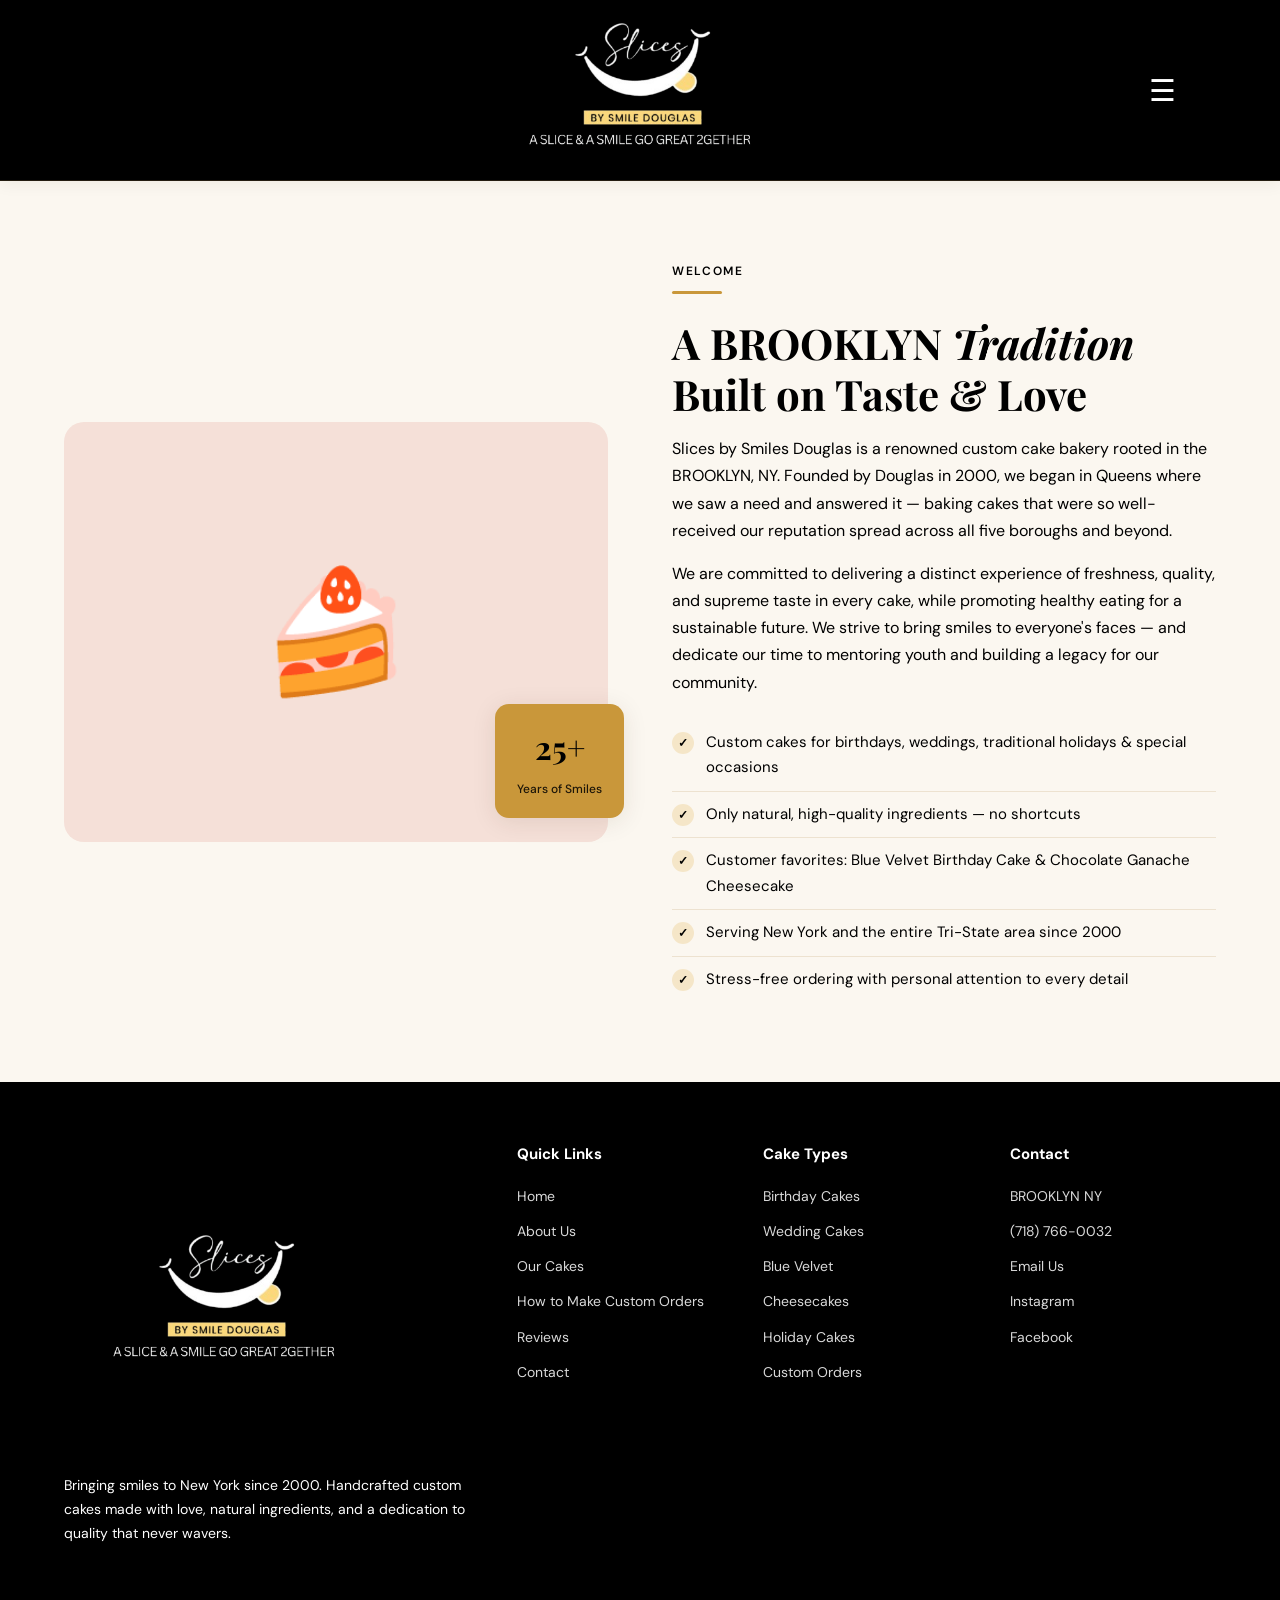
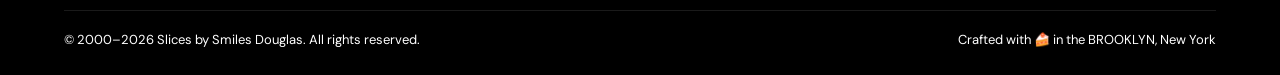
<file: about.html>
<!doctype html>
<html lang="en">
  <head>
    <meta charset="UTF-8" />
    <meta name="viewport" content="width=device-width, initial-scale=1.0" />
    <title>About Us – Slices by Smiles Douglas</title>
    <link
      href="https://fonts.googleapis.com/css2?family=Playfair+Display:ital,wght@0,400;0,700;1,400&family=DM+Sans:wght@300;400;500;600&display=swap"
      rel="stylesheet" />
    <style>
      *, *::before, *::after { box-sizing: border-box; margin: 0; padding: 0; }
      :root { --gold: #c9973a; --gold-light: #f5e6c8; --gold-dark: #8a6220; --cream: #fbf7f0; --brown: #3d2a14; --brown-mid: #6b4c2a; --blush: #f5e0d8; --white: #ffffff; --text: #2a1a0a; --muted: #7a6050; --border: rgba(180, 140, 80, 0.2); --font-display: "Playfair Display", Georgia, serif; --font-body: "DM Sans", sans-serif; --radius: 8px; --shadow: 0 4px 24px rgba(61, 42, 20, 0.1); }
      html { scroll-behavior: smooth; }
      body { font-family: var(--font-body); background: var(--cream); color: var(--text); line-height: 1.7; }
      img { display: block; max-width: 100%; }
      a { text-decoration: none; color: inherit; }
      /* ---- TOP BAR ---- */
      .topbar { background: var(--brown); color: var(--gold-light); font-size: 13px; display: flex; justify-content: space-between; align-items: center; padding: 8px 5%; gap: 12px; flex-wrap: wrap; }
      .topbar a { color: var(--gold-light); opacity: 0.8; }
      .topbar a:hover { opacity: 1; }
      /* ---- NAV ---- */
      nav { background: #000; border-bottom: 1px solid var(--border); position: sticky; top: 0; z-index: 100; box-shadow: 0 2px 16px rgba(61, 42, 20, 0.07); }
      .nav-inner { max-width: 1200px; margin: auto; display: flex; align-items: center; justify-content: space-between; position: relative; padding: 0 5%; height: 180px; gap: 24px; overflow: visible; }
      .logo { display: flex; align-items: center; gap: 12px; }
      nav .logo { position: absolute; left: 50%; transform: translateX(-50%); }
      .logo-icon { width: 320px; height: 320px; background: url('cake_pictures/logo.png') center/contain no-repeat; border-radius: 10px; display: flex; align-items: center; justify-content: center; font-size: 0; color: transparent; }
      .logo-text { font-family: var(--font-display); font-size: 20px; color: var(--gold-light); line-height: 1.2; }
      .logo-text span { display: block; font-size: 11px; font-family: var(--font-body); font-weight: 500; color: rgba(255,255,255,0.75); letter-spacing: 0.12em; text-transform: uppercase; }
      .nav-links { display: none; list-style: none; position: absolute; top: 180px; right: 0; left: 0; background: #000; flex-direction: column; width: 100%; box-shadow: 0 8px 24px rgba(61, 42, 20, 0.12); border-bottom-left-radius: var(--radius); border-bottom-right-radius: var(--radius); padding: 10px 0; z-index: 102; }
      .nav-links.open { display: flex; }
      .nav-links a { font-size: 14px; font-weight: 500; color: var(--gold-light); padding: 10px 14px; border-radius: var(--radius); transition: background 0.15s, color 0.15s; }
      .nav-links a:hover { background: rgba(245,230,200,0.2); color: var(--white); }
      .nav-cta { background: var(--gold); color: var(--white) !important; border-radius: 24px !important; padding: 8px 20px !important; font-weight: 600 !important; transition: background 0.15s !important; }
      .nav-cta:hover { background: var(--gold-dark) !important; }
      .nav-toggle {
        display: block;
        background: none;
        border: none;
        font-size: 30px;
        color: var(--gold-light);
        cursor: pointer;
        margin-left: auto;
        z-index: 101;
      }
      @media (max-width: 900px) {
        .about-grid { grid-template-columns: 1fr; gap: 36px; }
        .about-img-box { height: 280px; font-size: 90px; }
        .about-badge { right: 10px; }
        .footer-grid { grid-template-columns: 1fr 1fr; }
      }
      @media (max-width: 560px) {
        .topbar { justify-content: center; text-align: center; gap: 6px; font-size: 12px; }
        section { padding: 56px 5%; }
        .about-img-box { height: 220px; font-size: 72px; }
        .footer-grid { grid-template-columns: 1fr; }
        .footer-bottom { flex-direction: column; align-items: flex-start; gap: 8px; }
      }
      /* ---- SECTIONS ---- */
      section { padding: 80px 5%; }
      .section-inner { max-width: 1200px; margin: auto; }
      .section-tag { font-size: 12px; font-weight: 600; letter-spacing: 0.14em; text-transform: uppercase; color: var(--gold); margin-bottom: 10px; }
      .section-title { font-family: var(--font-display); font-size: clamp(28px, 4vw, 42px); color: var(--brown); line-height: 1.2; margin-bottom: 16px; }
      .section-title em { font-style: italic; color: var(--gold-dark); }
      .divider { width: 50px; height: 3px; background: var(--gold); border-radius: 2px; margin-bottom: 24px; }
      /* ---- ABOUT ---- */
      .about-grid { display: grid; grid-template-columns: 1fr 1fr; gap: 64px; align-items: center; }
      .about-visual { position: relative; }
      .about-img-box { background: var(--blush); border-radius: 20px; height: 420px; display: flex; align-items: center; justify-content: center; font-size: 120px; overflow: hidden; position: relative; }
      .about-badge { position: absolute; bottom: 24px; right: -16px; background: var(--gold); color: var(--white); border-radius: 14px; padding: 16px 22px; box-shadow: var(--shadow); text-align: center; }
      .about-badge .num { font-family: var(--font-display); font-size: 32px; font-weight: 700; display: block; }
      .about-badge .label { font-size: 12px; font-weight: 500; opacity: 0.85; }
      .about-list { list-style: none; margin-top: 20px; }
      .about-list li { display: flex; align-items: flex-start; gap: 12px; padding: 10px 0; border-bottom: 1px solid var(--border); font-size: 15px; color: var(--brown-mid); }
      .about-list li:last-child { border-bottom: none; }
      .check { width: 22px; height: 22px; min-width: 22px; background: var(--gold-light); border-radius: 50%; display: flex; align-items: center; justify-content: center; color: var(--gold-dark); font-size: 12px; font-weight: 700; margin-top: 2px; }
      /* ---- FOOTER ---- */
      footer { background: #000; color: #fff; padding: 60px 5% 24px; }
      .footer-grid { display: grid; grid-template-columns: 2fr 1fr 1fr 1fr; gap: 40px; max-width: 1200px; margin: auto; }
      .footer-brand { margin-bottom: 24px; }
      .footer-brand .logo { margin-bottom: 12px; }
      .footer-brand p { color: #fff; font-size: 14px; }
      .footer-col h5 { font-size: 15px; font-weight: 700; margin-bottom: 14px; color: #fff; }
      .footer-col ul { list-style: none; padding: 0; }
      .footer-col ul li { margin-bottom: 8px; }
      .footer-col ul a { color: var(--white); opacity: 0.85; font-size: 14px; }
      .footer-col ul a:hover { opacity: 1; text-decoration: underline; }
      .footer-bottom { border-top: 1px solid rgba(255,255,255,0.1); margin-top: 40px; padding-top: 18px; display: flex; justify-content: space-between; font-size: 13px; color: #fff; }

      body * { color: #000 !important; }
      nav .nav-toggle,
      nav .nav-links a,
      nav .nav-cta,
      nav .logo-text,
      nav .logo-text span { color: #fff !important; }
      body footer,
      body footer * { color: #fff !important; }

      /* ---- FINAL RESPONSIVE OVERRIDES ---- */
      @media (max-width: 900px) {
        .about-grid { grid-template-columns: 1fr; gap: 34px; }
        .about-img-box { height: 260px; font-size: 86px; }
        .about-badge { right: 10px; }
        .footer-grid { grid-template-columns: 1fr 1fr; }
      }
      @media (max-width: 560px) {
        .topbar { justify-content: center; text-align: center; gap: 6px; font-size: 12px; }
        .nav-links { display: none; position: absolute; top: 180px; right: 0; left: 0; background: #000; flex-direction: column; width: 100%; box-shadow: 0 8px 24px rgba(61, 42, 20, 0.12); border-bottom-left-radius: var(--radius); border-bottom-right-radius: var(--radius); padding: 10px 0; z-index: 102; }
        .nav-links.open { display: flex; }
        .nav-links a { padding: 10px 14px; }
        section { padding: 44px 5%; }
        .about-img-box { height: 210px; font-size: 66px; border-radius: 16px; }
        .about-badge { position: static; margin-top: 12px; display: inline-block; }
        .section-title { font-size: clamp(24px, 7vw, 32px); }
        .about-list li { font-size: 14px; line-height: 1.5; }
        .footer-grid { grid-template-columns: 1fr; gap: 28px; }
        .footer-bottom { flex-direction: column; align-items: flex-start; gap: 8px; }
      }
    </style>
  </head>
  <body>
   
    <!-- NAV -->
    <nav>
      <div class="nav-inner">
        <a href="index.html" class="logo">
          <div class="logo-icon">S</div>
          <!-- <div class="logo-text">
            Slices by Smiles Douglas
            <span>Custom Cakes · BROOKLYN, NY</span>
          </div> -->
        </a>
        <button class="nav-toggle" aria-label="Open navigation" onclick="document.querySelector('.nav-links').classList.toggle('open')">☰</button>
        <ul class="nav-links">
          
          <li><a href="index.html#menu">Menu</a></li>
          <li><a href="gallery.html">Custom Cake Gallery</a></li>
          <li><a href="index.html#how">How to Make Custom Orders</a></li>
          <li><a href="index.html#testimonials">Reviews</a></li>
          <li><a href="order.html">Wholesale Order</a></li>
          <li><a href="index.html#contact" class="nav-cta">Order Now</a></li>
        </ul>
      </div>
    </nav>
    <!-- ABOUT (Main Content) -->
    <section id="about">
      <div class="section-inner">
        <div class="about-grid">
          <div class="about-visual">
            <div class="about-img-box">🍰</div>
            <div class="about-badge">
              <span class="num">25+</span>
              <span class="label">Years of Smiles</span>
            </div>
          </div>
          <div>
            <div class="section-tag">Welcome</div>
            <div class="divider"></div>
            <h2 class="section-title">
              A BROOKLYN <em>Tradition</em> Built on Taste & Love
            </h2>
            <p style="color: var(--muted); font-size: 16px; margin-bottom: 16px">
              Slices by Smiles Douglas is a renowned custom cake bakery rooted in the BROOKLYN, NY. Founded by Douglas in 2000, we began in Queens where we saw a need and answered it — baking cakes that were so well-received our reputation spread across all five boroughs and beyond.
            </p>
            <p style="color: var(--muted); font-size: 16px; margin-bottom: 24px">
              We are committed to delivering a distinct experience of freshness, quality, and supreme taste in every cake, while promoting healthy eating for a sustainable future. We strive to bring smiles to everyone's faces — and dedicate our time to mentoring youth and building a legacy for our community.
            </p>
            <ul class="about-list">
              <li>
                <span class="check">✓</span> Custom cakes for birthdays, weddings, traditional holidays & special occasions
              </li>
              <li>
                <span class="check">✓</span> Only natural, high-quality ingredients — no shortcuts
              </li>
              <li>
                <span class="check">✓</span> Customer favorites: Blue Velvet Birthday Cake & Chocolate Ganache Cheesecake
              </li>
              <li>
                <span class="check">✓</span> Serving New York and the entire Tri-State area since 2000
              </li>
              <li>
                <span class="check">✓</span> Stress-free ordering with personal attention to every detail
              </li>
            </ul>
          </div>
        </div>
      </div>
    </section>
    <!-- FOOTER -->
    <footer>
      <div class="footer-grid">
        <div class="footer-brand">
          <a href="index.html" class="logo">
            <div class="logo-icon">S</div>
            
          </a>
          <p>
            Bringing smiles to New York since 2000. Handcrafted custom cakes made with love, natural ingredients, and a dedication to quality that never wavers.
          </p>
        </div>
        <div class="footer-col">
          <h5>Quick Links</h5>
          <ul>
            <li><a href="index.html">Home</a></li>
            <li><a href="about.html">About Us</a></li>
            <li><a href="index.html#menu">Our Cakes</a></li>
            <li><a href="index.html#how">How to Make Custom Orders</a></li>
            <li><a href="index.html#testimonials">Reviews</a></li>
            <li><a href="index.html#contact">Contact</a></li>
          </ul>
        </div>
        <div class="footer-col">
          <h5>Cake Types</h5>
          <ul>
            <li><a href="#">Birthday Cakes</a></li>
            <li><a href="#">Wedding Cakes</a></li>
            <li><a href="#">Blue Velvet</a></li>
            <li><a href="#">Cheesecakes</a></li>
            <li><a href="#">Holiday Cakes</a></li>
            <li><a href="#">Custom Orders</a></li>
          </ul>
        </div>
        <div class="footer-col">
          <h5>Contact</h5>
          <ul>
            <li><a href="#"> BROOKLYN NY</a></li>
            <li><a href="tel:7187660032">(718) 766-0032</a></li>
            <li><a href="mailto:cake@slicesbysmiledouglas.com">Email Us</a></li>
            <li><a href="#">Instagram</a></li>
            <li><a href="#">Facebook</a></li>
          </ul>
        </div>
      </div>
      <div class="footer-bottom">
        <span>© 2000–2026 Slices by Smiles Douglas. All rights reserved.</span>
        <span>Crafted with 🍰 in the BROOKLYN, New York</span>
      </div>
    </footer>
  </body>
</html>
</file>
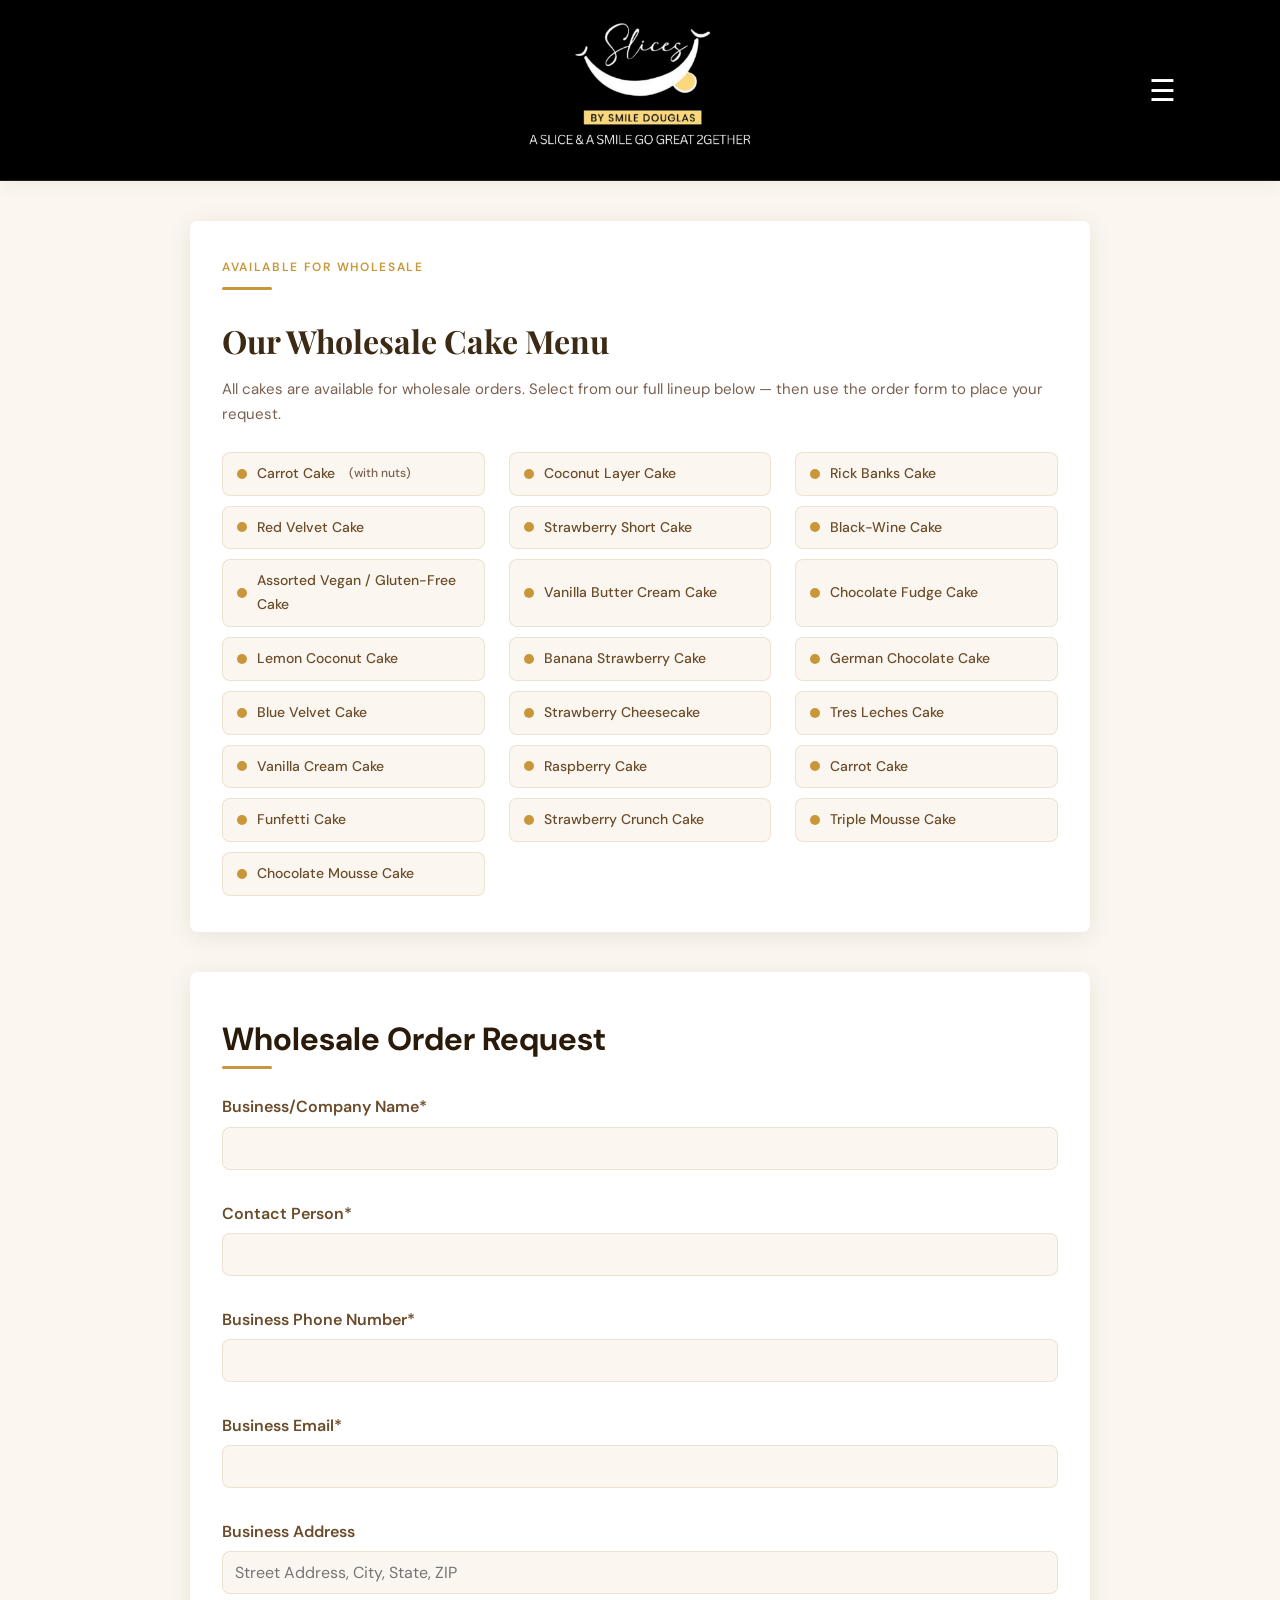
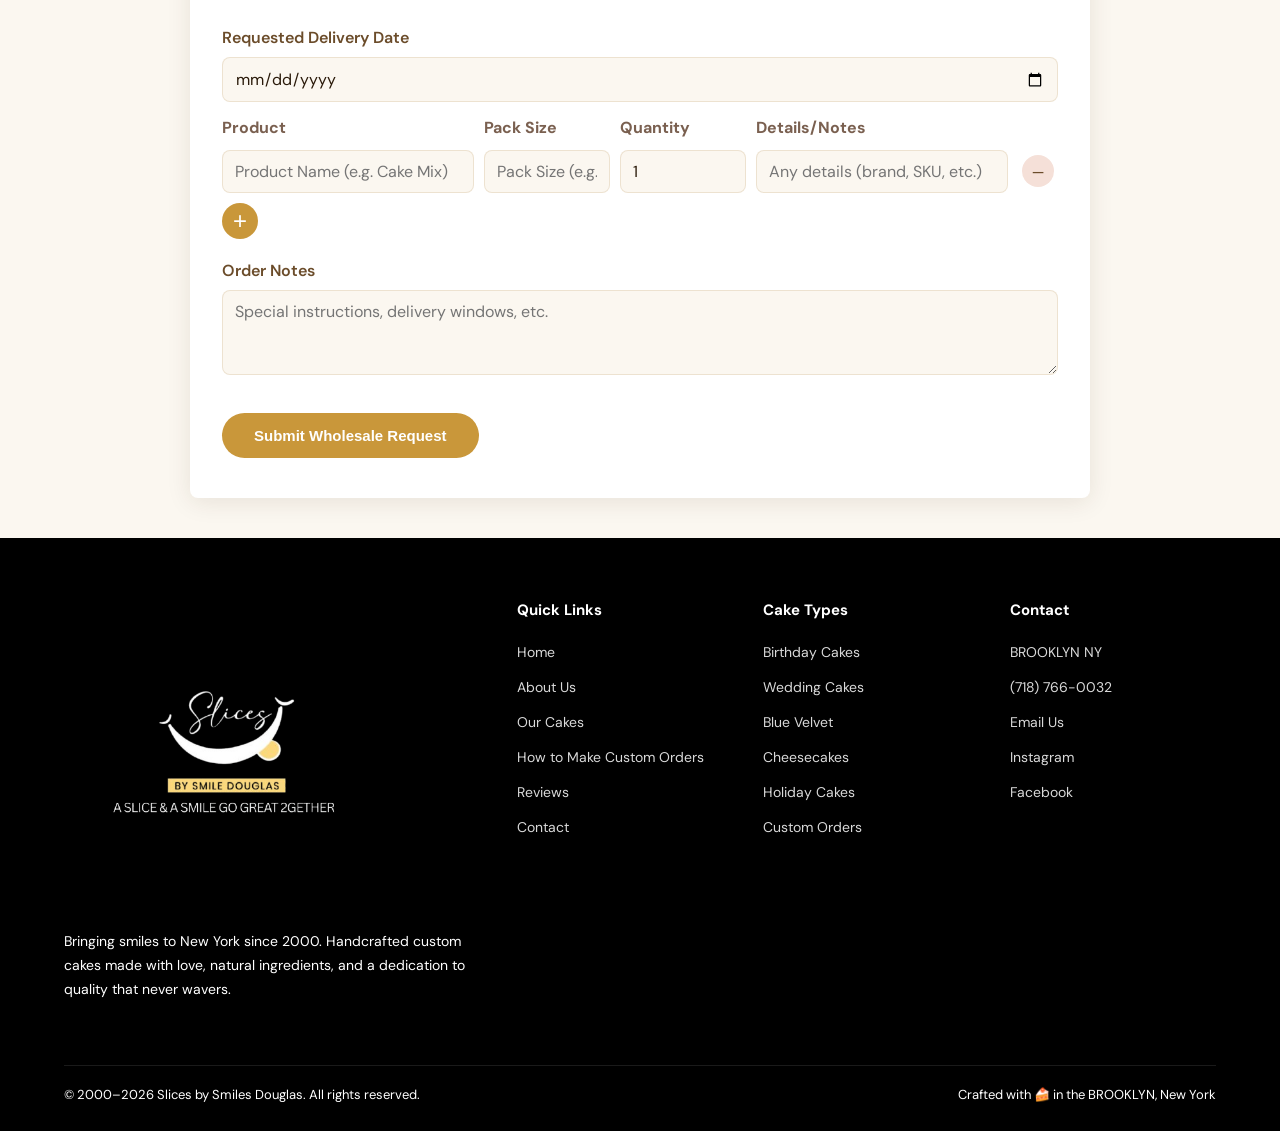
<file: order.html>
<!doctype html>
<html lang="en">
  <head>
    <meta charset="UTF-8" />
    <meta name="viewport" content="width=device-width, initial-scale=1.0" />
    <title>Order – Smiles by Douglas</title>
    <link href="https://fonts.googleapis.com/css2?family=Playfair+Display:ital,wght@0,400;0,700;1,400&family=DM+Sans:wght@300;400;500;600&display=swap" rel="stylesheet" />
    <link rel="stylesheet" href="order.css" />
  </head>
  <body>
   
    <!-- NAV -->
    <nav>
      <div class="nav-inner">
        <a href="index.html" class="logo">
          <div class="logo-icon">S</div>
          <!-- <div class="logo-text">
            Slices by Smiles Douglas
            <span>Custom Cakes · BROOKLYN, NY</span>
          </div> -->
        </a>
        <button class="nav-toggle" aria-label="Open navigation" onclick="document.querySelector('.nav-links').classList.toggle('open')">☰</button>
        <ul class="nav-links">
          
          <li><a href="index.html#menu">Menu</a></li>
          <li><a href="gallery.html">Custom Cake Gallery</a></li>
          <li><a href="index.html#how">How to Make Custom Orders</a></li>
          <li><a href="index.html#testimonials">Reviews</a></li>
          <li><a href="order.html">Wholesale Order</a></li>
          <li><a href="index.html#contact" class="nav-cta">Order Now</a></li>
        </ul>
      </div>
    </nav>
    <!-- WHOLESALE CAKE LIST -->
    <div class="cake-list-section">
      <div class="section-tag">Available for Wholesale</div>
      <div class="divider"></div>
      <h2>Our Wholesale Cake Menu</h2>
      <p>All cakes are available for wholesale orders. Select from our full lineup below — then use the order form to place your request.</p>
      <ul class="cake-list-grid">
        <li><span class="cake-dot"></span>Carrot Cake <em>(with nuts)</em></li>
        <li><span class="cake-dot"></span>Coconut Layer Cake</li>
        <li><span class="cake-dot"></span>Rick Banks Cake</li>
        <li><span class="cake-dot"></span>Red Velvet Cake</li>
        <li><span class="cake-dot"></span>Strawberry Short Cake</li>
        <li><span class="cake-dot"></span>Black-Wine Cake</li>
        <li><span class="cake-dot"></span>Assorted Vegan / Gluten-Free Cake</li>
        <li><span class="cake-dot"></span>Vanilla Butter Cream Cake</li>
        <li><span class="cake-dot"></span>Chocolate Fudge Cake</li>
        <li><span class="cake-dot"></span>Lemon Coconut Cake</li>
        <li><span class="cake-dot"></span>Banana Strawberry Cake</li>
        <li><span class="cake-dot"></span>German Chocolate Cake</li>
        <li><span class="cake-dot"></span>Blue Velvet Cake</li>
        <li><span class="cake-dot"></span>Strawberry Cheesecake</li>
        <li><span class="cake-dot"></span>Tres Leches Cake</li>
        <li><span class="cake-dot"></span>Vanilla Cream Cake</li>
        <li><span class="cake-dot"></span>Raspberry Cake</li>
        <li><span class="cake-dot"></span>Carrot Cake</li>
        <li><span class="cake-dot"></span>Funfetti Cake</li>
        <li><span class="cake-dot"></span>Strawberry Crunch Cake</li>
        <li><span class="cake-dot"></span>Triple Mousse Cake</li>
        <li><span class="cake-dot"></span>Chocolate Mousse Cake</li>
      </ul>
    </div>

    <div class="section-inner">
      <h1>Wholesale Order Request</h1>
      <div class="divider"></div>
      <form class="order-form" id="orderForm">
        <label for="company">Business/Company Name*</label>
        <input type="text" id="company" name="company" required />
        <label for="contact">Contact Person*</label>
        <input type="text" id="contact" name="contact" required />
        <label for="phone">Business Phone Number*</label>
        <input type="tel" id="phone" name="phone" required />
        <label for="email">Business Email*</label>
        <input type="email" id="email" name="email" required />
        <label for="address">Business Address</label>
        <input type="text" id="address" name="address" placeholder="Street Address, City, State, ZIP" />
        <label for="date">Requested Delivery Date</label>
        <input type="date" id="date" name="date" />
        <br />
        <div class="item-header">
          <span>Product</span>
          <span>Pack Size</span>
          <span>Quantity</span>
          <span>Details/Notes</span>
          <span></span>
        </div>
        <div id="itemsContainer">
          <div class="item-row">
            <input type="text" name="item[]" placeholder="Product Name (e.g. Cake Mix)" required />
            <input type="text" name="size[]" placeholder="Pack Size (e.g. 50lb bag)" required />
            <input type="number" name="quantity[]" min="1" value="1" required />
            <input type="text" name="details[]" placeholder="Any details (brand, SKU, etc.)" />
            <button type="button" class="remove-item-btn" onclick="removeItem(this)">–</button>
          </div>
        </div>
        <button type="button" class="add-item-btn" onclick="addItem()">+</button>
        <label for="notes">Order Notes</label>
        <textarea id="notes" name="notes" rows="3" placeholder="Special instructions, delivery windows, etc."></textarea>
        <button type="submit" class="btn-primary">Submit Wholesale Request</button>
      </form>
    </div>
    <!-- FOOTER -->
    <footer>
      <div class="footer-grid">
        <div class="footer-brand">
          <a href="index.html" class="logo">
            <div class="logo-icon">S</div>
            
          </a>
          <p>
            Bringing smiles to New York since 2000. Handcrafted custom cakes made with love, natural ingredients, and a dedication to quality that never wavers.
          </p>
        </div>
        <div class="footer-col">
          <h5>Quick Links</h5>
          <ul>
            <li><a href="index.html">Home</a></li>
            <li><a href="about.html">About Us</a></li>
            <li><a href="index.html#menu">Our Cakes</a></li>
            <li><a href="index.html#how">How to Make Custom Orders</a></li>
            <li><a href="index.html#testimonials">Reviews</a></li>
            <li><a href="index.html#contact">Contact</a></li>
          </ul>
        </div>
        <div class="footer-col">
          <h5>Cake Types</h5>
          <ul>
            <li><a href="#">Birthday Cakes</a></li>
            <li><a href="#">Wedding Cakes</a></li>
            <li><a href="#">Blue Velvet</a></li>
            <li><a href="#">Cheesecakes</a></li>
            <li><a href="#">Holiday Cakes</a></li>
            <li><a href="#">Custom Orders</a></li>
          </ul>
        </div>
        <div class="footer-col">
          <h5>Contact</h5>
          <ul>
            <li><a href="#"> BROOKLYN NY</a></li>
            <li><a href="tel:7187660032">(718) 766-0032</a></li>
            <li><a href="mailto:cake@slicesbysmiledouglas.com">Email Us</a></li>
            <li><a href="#">Instagram</a></li>
            <li><a href="#">Facebook</a></li>
          </ul>
        </div>
      </div>
      <div class="footer-bottom">
        <span>© 2000–2026 Slices by Smiles Douglas. All rights reserved.</span>
        <span>Crafted with 🍰 in the BROOKLYN, New York</span>
      </div>
    </footer>
    <script>
      function addItem() {
        const container = document.getElementById('itemsContainer');
        const row = document.createElement('div');
        row.className = 'item-row';
        row.innerHTML = `
          <input type="text" name="item[]" placeholder="Product Name (e.g. Cake Mix)" required />
          <input type="text" name="size[]" placeholder="Pack Size (e.g. 50lb bag)" required />
          <input type="number" name="quantity[]" min="1" value="1" required />
          <input type="text" name="details[]" placeholder="Any details (brand, SKU, etc.)" />
          <button type="button" class="remove-item-btn" onclick="removeItem(this)">–</button>
        `;
        container.appendChild(row);
      }
      function removeItem(btn) {
        const row = btn.parentElement;
        row.parentElement.removeChild(row);
      }
      document.getElementById('orderForm').addEventListener('submit', function(e) {
        e.preventDefault();
        alert('Thank you for your wholesale request! Our team will contact you soon with pricing and delivery details.');
        this.reset();
        document.getElementById('itemsContainer').innerHTML = `
          <div class="item-row">
            <input type="text" name="item[]" placeholder="Product Name (e.g. Cake Mix)" required />
            <input type="text" name="size[]" placeholder="Pack Size (e.g. 50lb bag)" required />
            <input type="number" name="quantity[]" min="1" value="1" required />
            <input type="text" name="details[]" placeholder="Any details (brand, SKU, etc.)" />
            <button type="button" class="remove-item-btn" onclick="removeItem(this)">–</button>
          </div>
        `;
      });
    </script>
  </body>
</html>
</file>
<file: order.css>
*, *::before, *::after { box-sizing: border-box; margin: 0; padding: 0; }
:root { --gold: #c9973a; --gold-light: #f5e6c8; --gold-dark: #8a6220; --cream: #fbf7f0; --brown: #3d2a14; --brown-mid: #6b4c2a; --blush: #f5e0d8; --white: #ffffff; --text: #2a1a0a; --muted: #7a6050; --border: rgba(180, 140, 80, 0.2); --font-display: "Playfair Display", Georgia, serif; --font-body: "DM Sans", sans-serif; --radius: 8px; --shadow: 0 4px 24px rgba(61, 42, 20, 0.1); }
html { scroll-behavior: smooth; }
body { font-family: var(--font-body); background: var(--cream); color: var(--text); line-height: 1.7; }
img { display: block; max-width: 100%; }
a { text-decoration: none; color: inherit; }
/* ---- TOP BAR ---- */
.topbar { background: var(--brown); color: var(--gold-light); font-size: 13px; display: flex; justify-content: space-between; align-items: center; padding: 8px 5%; gap: 12px; flex-wrap: wrap; }
.topbar a { color: var(--gold-light); opacity: 0.8; }
.topbar a:hover { opacity: 1; }
/* ---- NAV ---- */
nav { background: #000; border-bottom: 1px solid var(--border); position: sticky; top: 0; z-index: 100; box-shadow: 0 2px 16px rgba(61, 42, 20, 0.07); }
.nav-inner { max-width: 1200px; margin: auto; display: flex; align-items: center; justify-content: space-between; position: relative; padding: 0 5%; height: 180px; gap: 24px; overflow: visible; }
.logo { display: flex; align-items: center; gap: 12px; }
nav .logo { position: absolute; left: 50%; transform: translateX(-50%); }
.logo-icon { width: 320px; height: 320px; background: url('cake_pictures/logo.png') center/contain no-repeat; border-radius: 10px; display: flex; align-items: center; justify-content: center; font-size: 0; color: transparent; }
.logo-text { font-family: var(--font-display); font-size: 20px; color: var(--gold-light); line-height: 1.2; }
.logo-text span { display: block; font-size: 11px; font-family: var(--font-body); font-weight: 500; color: rgba(255,255,255,0.75); letter-spacing: 0.12em; text-transform: uppercase; }
.nav-links { display: none; list-style: none; position: absolute; top: 180px; right: 0; left: 0; background: #000; flex-direction: column; width: 100%; box-shadow: 0 8px 24px rgba(61, 42, 20, 0.12); border-bottom-left-radius: var(--radius); border-bottom-right-radius: var(--radius); padding: 10px 0; z-index: 102; }
.nav-links.open { display: flex; }
.nav-links a { font-size: 14px; font-weight: 500; color: var(--gold-light); padding: 10px 14px; border-radius: var(--radius); transition: background 0.15s, color 0.15s; }
.nav-links a:hover { background: rgba(245,230,200,0.2); color: var(--white); }
.nav-cta { background: var(--gold); color: var(--white) !important; border-radius: 24px !important; padding: 8px 20px !important; font-weight: 600 !important; transition: background 0.15s !important; }
.nav-cta:hover { background: var(--gold-dark) !important; }
.nav-toggle {
  display: block;
  background: none;
  border: none;
  font-size: 30px;
  color: var(--gold-light);
  cursor: pointer;
  margin-left: auto;
  z-index: 101;
}
/* ---- SECTIONS ---- */
section { padding: 80px 5%; }
.section-inner { max-width: 900px; margin: 40px auto; background: var(--white); border-radius: var(--radius); box-shadow: var(--shadow); padding: 40px 32px; }
.section-tag { font-size: 12px; font-weight: 600; letter-spacing: 0.14em; text-transform: uppercase; color: var(--gold); margin-bottom: 10px; }
.section-title { font-family: var(--font-display); font-size: clamp(28px, 4vw, 42px); color: var(--brown); line-height: 1.2; margin-bottom: 16px; }
.section-title em { font-style: italic; color: var(--gold-dark); }
.divider { width: 50px; height: 3px; background: var(--gold); border-radius: 2px; margin-bottom: 24px; }
/* ---- FOOTER ---- */
footer { background: #000; color: #fff; padding: 60px 5% 24px; }
.footer-grid { display: grid; grid-template-columns: 2fr 1fr 1fr 1fr; gap: 40px; max-width: 1200px; margin: auto; }
.footer-brand { margin-bottom: 24px; }
.footer-brand .logo { margin-bottom: 12px; }
.footer-brand p { color: #fff; font-size: 14px; }
.footer-col h5 { font-size: 15px; font-weight: 700; margin-bottom: 14px; color: #fff; }
.footer-col ul { list-style: none; padding: 0; }
.footer-col ul li { margin-bottom: 8px; }
.footer-col ul a { color: var(--white); opacity: 0.85; font-size: 14px; }
.footer-col ul a:hover { opacity: 1; text-decoration: underline; }
.footer-bottom { border-top: 1px solid rgba(255,255,255,0.1); margin-top: 40px; padding-top: 18px; display: flex; justify-content: space-between; font-size: 13px; color: #fff; }
footer,
footer * { color: #fff !important; }
nav .nav-toggle,
nav .nav-links a,
nav .nav-cta,
nav .logo-text,
nav .logo-text span { color: #fff !important; }
/* ---- WHOLESALE CAKE LIST ---- */
.cake-list-section { max-width: 900px; margin: 40px auto 0; background: var(--white); border-radius: var(--radius); box-shadow: var(--shadow); padding: 36px 32px; }
.cake-list-section h2 { font-family: var(--font-display); font-size: clamp(22px, 3vw, 32px); color: var(--brown); margin-bottom: 8px; }
.cake-list-section .section-tag { font-size: 12px; font-weight: 600; letter-spacing: 0.14em; text-transform: uppercase; color: var(--gold); margin-bottom: 10px; }
.cake-list-section p { color: var(--muted); font-size: 15px; margin-bottom: 24px; }
.cake-list-grid { display: grid; grid-template-columns: repeat(3, 1fr); gap: 10px 24px; list-style: none; padding: 0; }
.cake-list-grid li { display: flex; align-items: center; gap: 10px; padding: 9px 14px; background: var(--cream); border-radius: var(--radius); font-size: 14px; color: var(--brown-mid); font-weight: 500; border: 1px solid var(--border); }
.cake-list-grid li .cake-dot { width: 10px; height: 10px; min-width: 10px; background: var(--gold); border-radius: 50%; }
.cake-list-grid li em { font-style: normal; font-size: 12px; color: var(--muted); margin-left: 4px; }
@media (max-width: 700px) { .cake-list-grid { grid-template-columns: repeat(2, 1fr); } }
@media (max-width: 460px) { .cake-list-grid { grid-template-columns: 1fr; } }
/* ---- ORDER FORM ---- */
.order-form label { font-weight: 600; color: var(--brown-mid); display: block; margin-bottom: 6px; margin-top: 18px; }
.order-form input, .order-form select, .order-form textarea { width: 100%; padding: 10px 12px; border: 1px solid var(--border); border-radius: var(--radius); font-size: 1rem; margin-bottom: 12px; background: var(--cream); color: var(--text); font-family: var(--font-body); }
.order-form .item-row { display: grid; grid-template-columns: 2fr 1fr 1fr 2fr 40px; gap: 10px; align-items: center; margin-bottom: 10px; }
.order-form .item-row input, .order-form .item-row select { margin-bottom: 0; }
.order-form .add-item-btn { background: var(--gold); color: var(--white); border: none; border-radius: 50%; width: 36px; height: 36px; font-size: 1.5rem; cursor: pointer; display: flex; align-items: center; justify-content: center; transition: background 0.15s; }
.order-form .add-item-btn:hover { background: var(--gold-dark); }
.order-form .remove-item-btn { background: var(--blush); color: var(--brown-mid); border: none; border-radius: 50%; width: 32px; height: 32px; font-size: 1.2rem; cursor: pointer; display: flex; align-items: center; justify-content: center; margin-left: 4px; }
.order-form .remove-item-btn:hover { background: var(--gold-light); color: var(--gold-dark); }
.btn-primary { background: var(--gold); color: var(--white); padding: 14px 32px; border-radius: 28px; font-weight: 600; font-size: 15px; border: none; cursor: pointer; margin-top: 18px; transition: background 0.15s, transform 0.1s; }
.btn-primary:hover { background: var(--gold-dark); transform: translateY(-1px); }
.order-form .item-header { display: grid; grid-template-columns: 2fr 1fr 1fr 2fr 40px; gap: 10px; font-weight: 700; color: var(--muted); margin-bottom: 8px; font-size: 1rem; }
@media (max-width: 900px) {
  .footer-grid { grid-template-columns: 1fr 1fr; }
}
@media (max-width: 760px) {
  .topbar { justify-content: center; text-align: center; gap: 6px; font-size: 12px; }
  .section-inner,
  .cake-list-section { padding: 24px 18px; margin: 24px auto; }
  .order-form .item-header { display: none; }
  .order-form .item-row { grid-template-columns: 1fr; gap: 8px; border: 1px solid var(--border); border-radius: var(--radius); padding: 12px; background: #fff; }
  .order-form .remove-item-btn { margin-left: 0; justify-self: end; }
}
@media (max-width: 560px) {
  .nav-links { display: none; position: absolute; top: 180px; right: 0; left: 0; background: #000; flex-direction: column; width: 100%; box-shadow: 0 8px 24px rgba(61, 42, 20, 0.12); border-bottom-left-radius: var(--radius); border-bottom-right-radius: var(--radius); padding: 10px 0; z-index: 102; }
  .nav-links.open { display: flex; }
  .nav-links a { padding: 10px 14px; }
  .footer-grid { grid-template-columns: 1fr; }
  .footer-bottom { flex-direction: column; align-items: flex-start; gap: 8px; }
}
</file>
